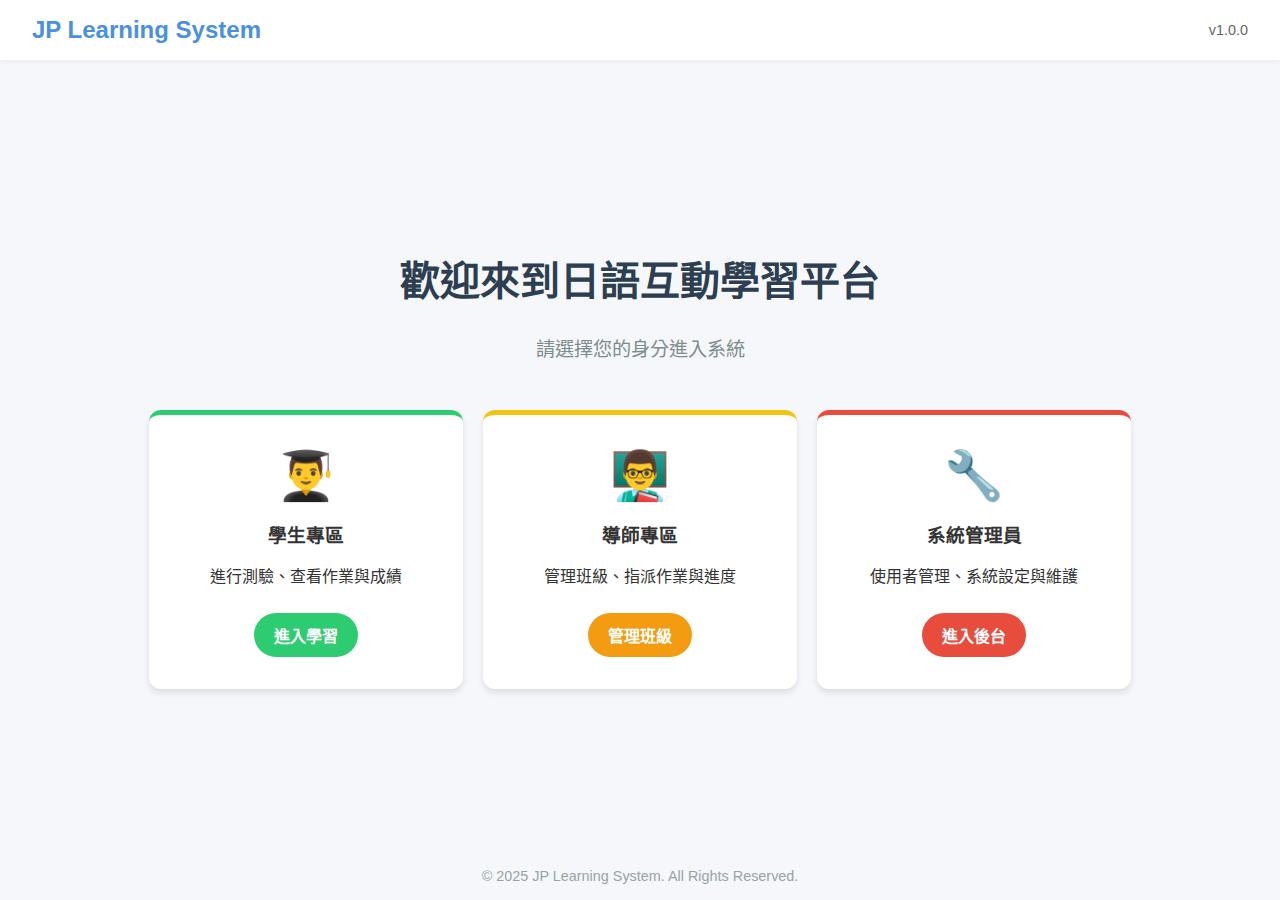
<file: templates/index.html>
<!DOCTYPE html>
<html lang="zh-TW">
<head>
    <meta charset="UTF-8">
    <meta name="viewport" content="width=device-width, initial-scale=1.0">
    <title>日語學習系統 - 首頁</title>
    <style>
        :root {
            --primary-color: #4a90e2;
            --secondary-color: #f5f7fa;
            --text-color: #333;
            --card-shadow: 0 4px 6px rgba(0,0,0,0.1);
        }

        body {
            font-family: "Microsoft JhengHei", "Heiti TC", sans-serif;
            margin: 0;
            padding: 0;
            background-color: var(--secondary-color);
            color: var(--text-color);
            display: flex;
            flex-direction: column;
            min-height: 100vh;
        }

        /* 頂部導覽列 */
        header {
            background-color: #fff;
            padding: 1rem 2rem;
            box-shadow: 0 2px 4px rgba(0,0,0,0.05);
            display: flex;
            justify-content: space-between;
            align-items: center;
        }

        .logo {
            font-size: 1.5rem;
            font-weight: bold;
            color: var(--primary-color);
            text-decoration: none;
        }

        /* 主要內容區 */
        main {
            flex: 1;
            display: flex;
            flex-direction: column;
            align-items: center;
            justify-content: center;
            padding: 2rem;
            text-align: center;
        }

        h1 {
            font-size: 2.5rem;
            margin-bottom: 0.5rem;
            color: #2c3e50;
        }

        p.subtitle {
            font-size: 1.2rem;
            color: #7f8c8d;
            margin-bottom: 3rem;
        }

        /* 卡片容器 */
        .portal-container {
            display: flex;
            gap: 20px;
            flex-wrap: wrap;
            justify-content: center;
        }

        /* 角色入口卡片 */
        .card {
            background: white;
            padding: 2rem;
            border-radius: 12px;
            box-shadow: var(--card-shadow);
            width: 250px;
            transition: transform 0.2s, box-shadow 0.2s;
            border-top: 5px solid transparent;
        }

        .card:hover {
            transform: translateY(-5px);
            box-shadow: 0 8px 15px rgba(0,0,0,0.15);
        }

        /* 不同角色的顏色 */
        .card.student { border-top-color: #2ecc71; }
        .card.teacher { border-top-color: #f1c40f; }
        .card.admin { border-top-color: #e74c3c; }

        .icon {
            font-size: 3rem;
            margin-bottom: 1rem;
            display: block;
        }

        .card h3 {
            margin: 0 0 1rem 0;
        }

        .btn {
            display: inline-block;
            padding: 10px 20px;
            border-radius: 25px;
            text-decoration: none;
            color: white;
            font-weight: bold;
            transition: background 0.3s;
            margin-top: 10px;
        }

        .btn-student { background-color: #2ecc71; }
        .btn-student:hover { background-color: #27ae60; }

        .btn-teacher { background-color: #f39c12; }
        .btn-teacher:hover { background-color: #d35400; }

        .btn-admin { background-color: #e74c3c; }
        .btn-admin:hover { background-color: #c0392b; }

        /* 頁尾 */
        footer {
            text-align: center;
            padding: 1rem;
            color: #95a5a6;
            font-size: 0.9rem;
        }
    </style>
</head>
<body>

    <header>
        <a href="/" class="logo">JP Learning System</a>
        <span style="font-size: 0.9rem; color: #666;">v1.0.0</span>
    </header>

    <main>
        <h1>歡迎來到日語互動學習平台</h1>
        <p class="subtitle">請選擇您的身分進入系統</p>

        <div class="portal-container">
            <div class="card student">
                <span class="icon">👨‍🎓</span>
                <h3>學生專區</h3>
                <p>進行測驗、查看作業與成績</p>
                <a href="#" onclick="alert('學生功能尚未開發，請先去管理員後台建立帳號！')" class="btn btn-student">進入學習</a>
            </div>

            <div class="card teacher">
                <span class="icon">👨‍🏫</span>
                <h3>導師專區</h3>
                <p>管理班級、指派作業與進度</p>
                <a href="#" onclick="alert('導師功能尚未開發')" class="btn btn-teacher">管理班級</a>
            </div>

            <div class="card admin">
                <span class="icon">🔧</span>
                <h3>系統管理員</h3>
                <p>使用者管理、系統設定與維護</p>
                <a href="/admin" class="btn btn-admin">進入後台</a>
            </div>
        </div>
    </main>

    <footer>
        &copy; 2025 JP Learning System. All Rights Reserved.
    </footer>

</body>
</html>
</file>
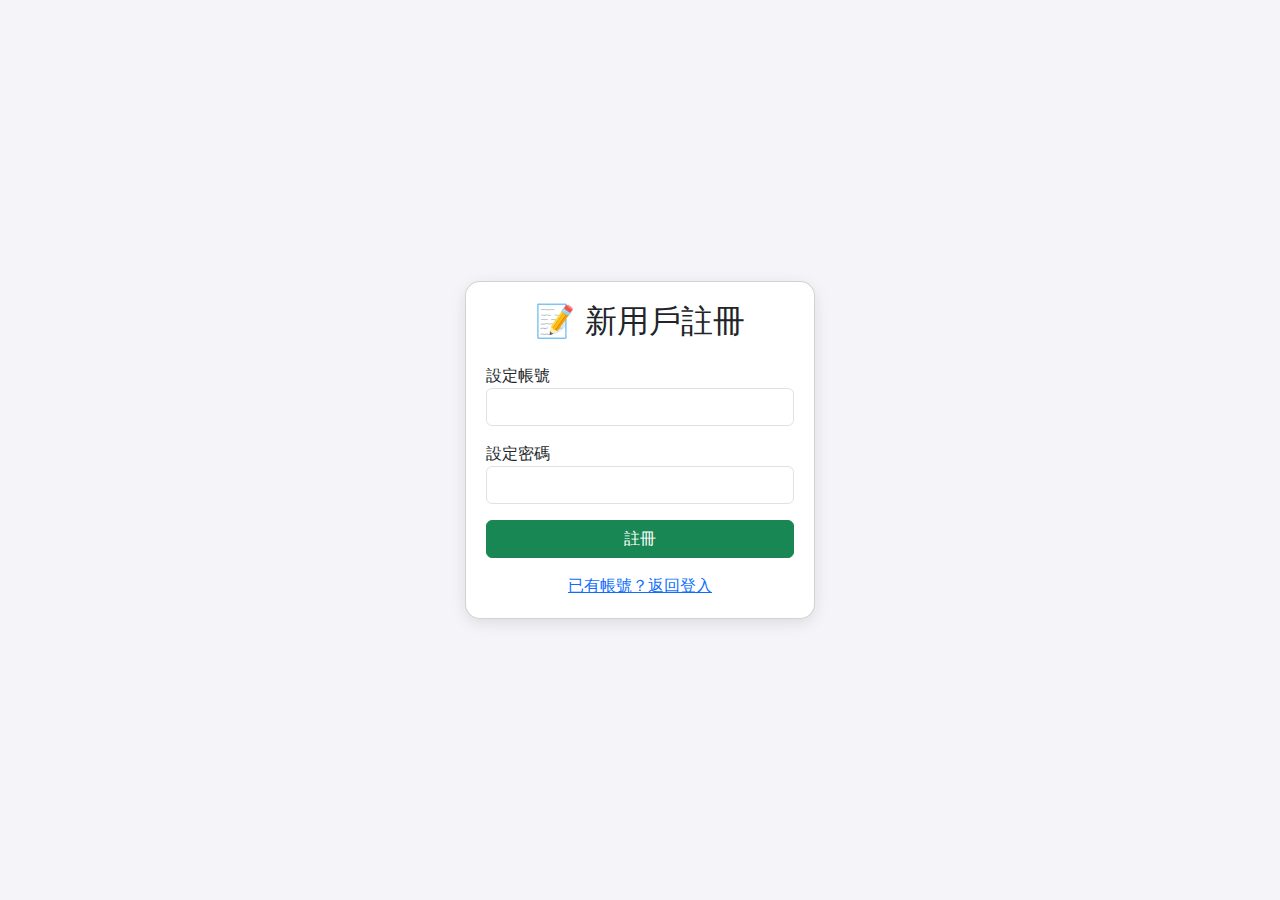
<file: templates/register.html>
<!DOCTYPE html>
<html>
<head>
    <title>註冊帳號</title>
    <link href="https://cdn.jsdelivr.net/npm/bootstrap@5.1.3/dist/css/bootstrap.min.css" rel="stylesheet">
    <style>
        body { background-color: #f4f4f9; display: flex; justify-content: center; align-items: center; height: 100vh; }
        .card { width: 350px; padding: 20px; border-radius: 15px; box-shadow: 0 4px 15px rgba(0,0,0,0.1); }
    </style>
</head>
<body>
    <div class="card">
        <h2 class="text-center mb-4">📝 新用戶註冊</h2>
        <form method="POST" action="/register">
            <div class="mb-3">
                <label>設定帳號</label>
                <input type="text" name="username" class="form-control" required>
            </div>
            <div class="mb-3">
                <label>設定密碼</label>
                <input type="password" name="password" class="form-control" required>
            </div>
            <button type="submit" class="btn btn-success w-100">註冊</button>
        </form>
        <div class="mt-3 text-center">
            <a href="/login">已有帳號？返回登入</a>
        </div>
    </div>
</body>
</html>
</file>
